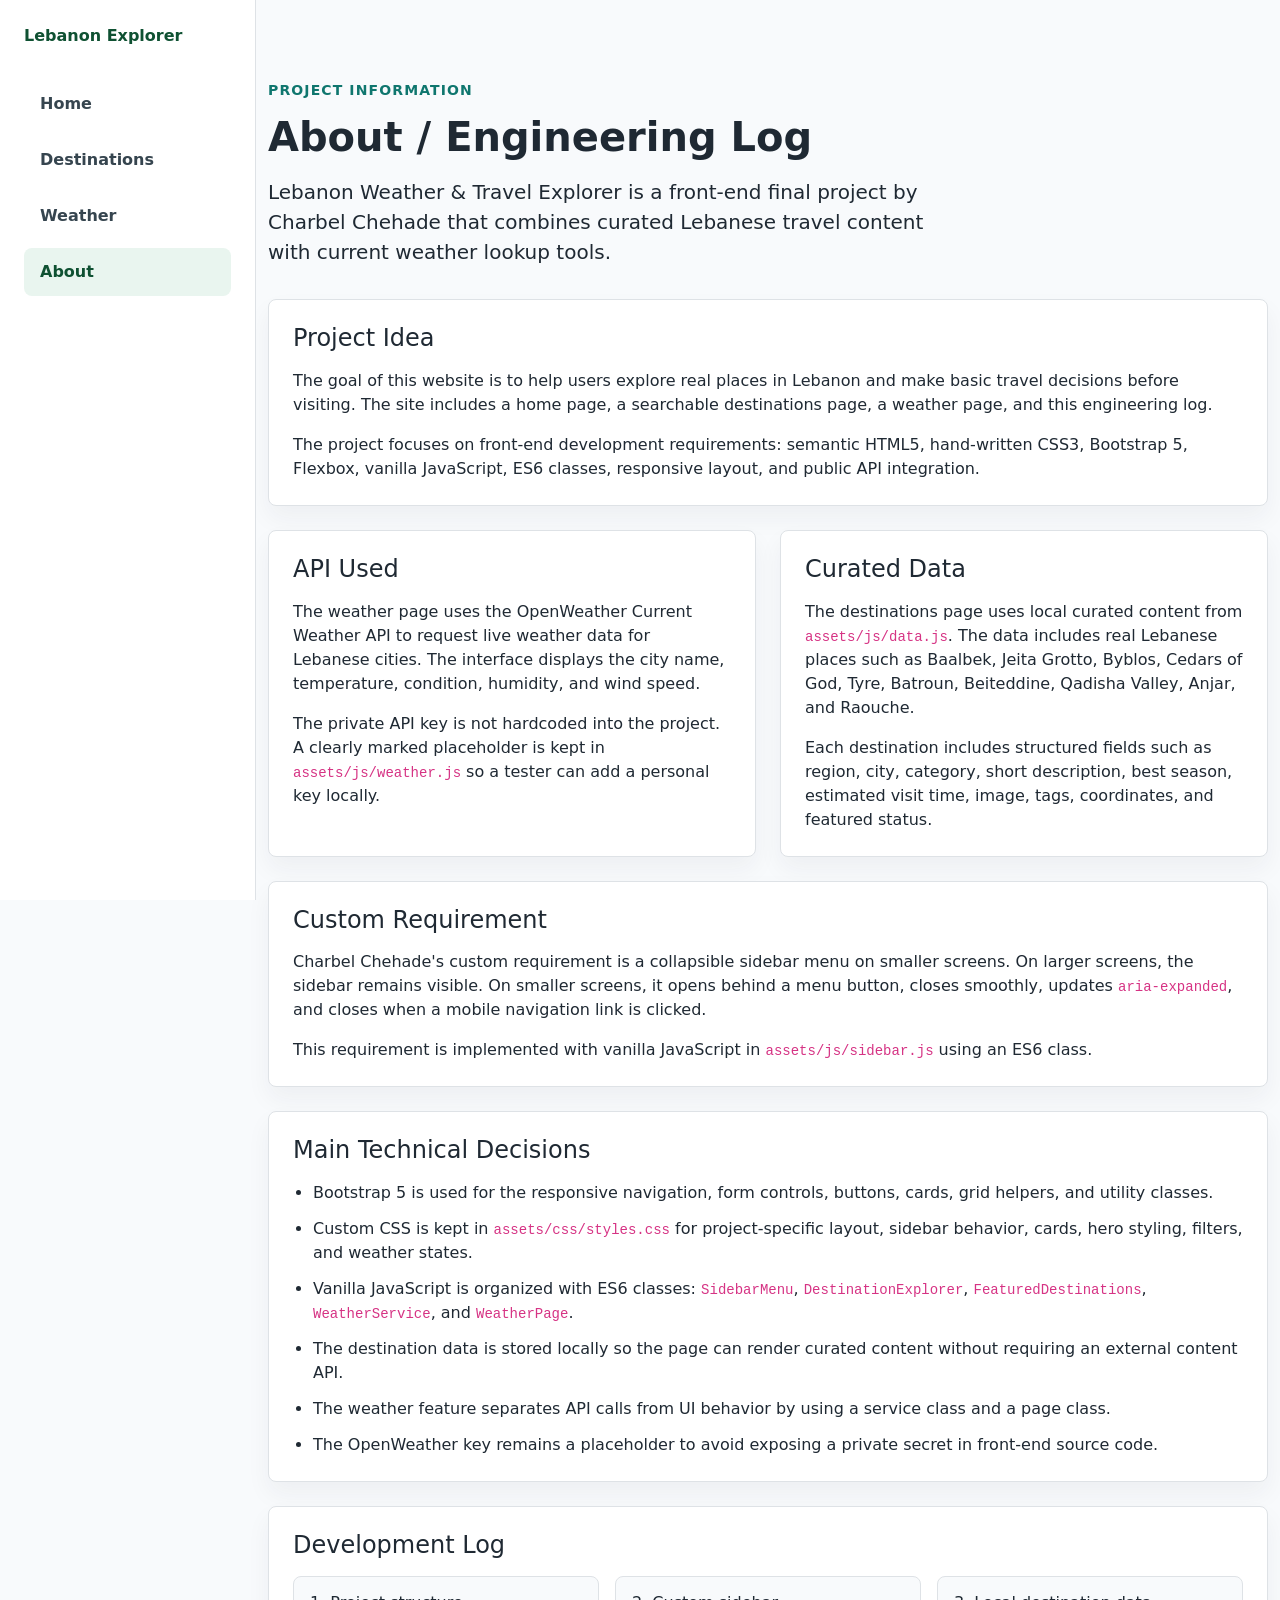
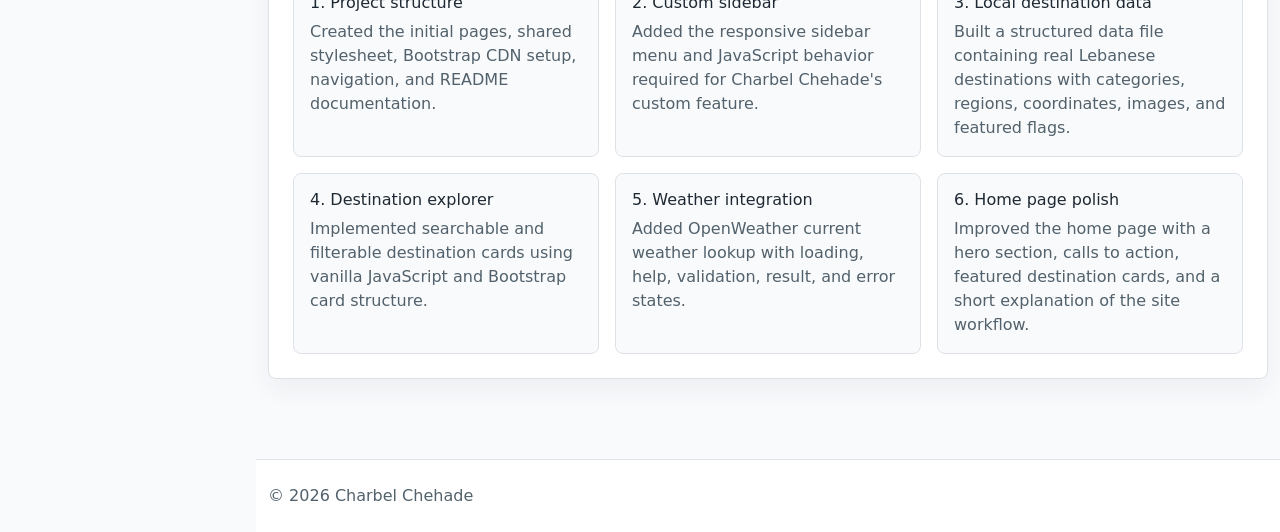
<file: about.html>
<!DOCTYPE html>
<html lang="en">
<head>
  <meta charset="UTF-8">
  <meta name="viewport" content="width=device-width, initial-scale=1.0">
  <meta name="description" content="About the Lebanon Weather & Travel Explorer project.">
  <title>Lebanon Weather & Travel Explorer | About</title>
  <link href="https://cdn.jsdelivr.net/npm/bootstrap@5.3.3/dist/css/bootstrap.min.css" rel="stylesheet">
  <link rel="stylesheet" href="assets/css/styles.css">
</head>
<body>
  <button class="sidebar-toggle" type="button" aria-controls="siteSidebar" aria-expanded="false" aria-label="Open sidebar menu" data-sidebar-toggle>
    <span class="sidebar-toggle-lines" aria-hidden="true"></span>
  </button>

  <div class="sidebar-overlay" data-sidebar-overlay></div>

  <aside class="site-sidebar" id="siteSidebar" aria-label="Sidebar navigation" data-sidebar>
    <a class="sidebar-title" href="index.html">Lebanon Explorer</a>
    <nav class="sidebar-nav" aria-label="Sidebar menu">
      <a class="sidebar-link" href="index.html">Home</a>
      <a class="sidebar-link" href="destinations.html">Destinations</a>
      <a class="sidebar-link" href="weather.html">Weather</a>
      <a class="sidebar-link active" aria-current="page" href="about.html">About</a>
    </nav>
  </aside>

  <main>
    <section class="page-section">
      <div class="container">
        <p class="section-label">Project Information</p>
        <h1>About / Engineering Log</h1>
        <p class="lead">Lebanon Weather & Travel Explorer is a front-end final project by Charbel Chehade that combines curated Lebanese travel content with current weather lookup tools.</p>

        <div class="about-content">
          <article class="about-panel">
            <h2>Project Idea</h2>
            <p>The goal of this website is to help users explore real places in Lebanon and make basic travel decisions before visiting. The site includes a home page, a searchable destinations page, a weather page, and this engineering log.</p>
            <p>The project focuses on front-end development requirements: semantic HTML5, hand-written CSS3, Bootstrap 5, Flexbox, vanilla JavaScript, ES6 classes, responsive layout, and public API integration.</p>
          </article>

          <div class="row g-4">
            <div class="col-lg-6">
              <article class="about-panel h-100">
                <h2>API Used</h2>
                <p>The weather page uses the OpenWeather Current Weather API to request live weather data for Lebanese cities. The interface displays the city name, temperature, condition, humidity, and wind speed.</p>
                <p>The private API key is not hardcoded into the project. A clearly marked placeholder is kept in <code>assets/js/weather.js</code> so a tester can add a personal key locally.</p>
              </article>
            </div>
            <div class="col-lg-6">
              <article class="about-panel h-100">
                <h2>Curated Data</h2>
                <p>The destinations page uses local curated content from <code>assets/js/data.js</code>. The data includes real Lebanese places such as Baalbek, Jeita Grotto, Byblos, Cedars of God, Tyre, Batroun, Beiteddine, Qadisha Valley, Anjar, and Raouche.</p>
                <p>Each destination includes structured fields such as region, city, category, short description, best season, estimated visit time, image, tags, coordinates, and featured status.</p>
              </article>
            </div>
          </div>

          <article class="about-panel">
            <h2>Custom Requirement</h2>
            <p>Charbel Chehade's custom requirement is a collapsible sidebar menu on smaller screens. On larger screens, the sidebar remains visible. On smaller screens, it opens behind a menu button, closes smoothly, updates <code>aria-expanded</code>, and closes when a mobile navigation link is clicked.</p>
            <p>This requirement is implemented with vanilla JavaScript in <code>assets/js/sidebar.js</code> using an ES6 class.</p>
          </article>

          <article class="about-panel">
            <h2>Main Technical Decisions</h2>
            <ul class="about-list">
              <li>Bootstrap 5 is used for the responsive navigation, form controls, buttons, cards, grid helpers, and utility classes.</li>
              <li>Custom CSS is kept in <code>assets/css/styles.css</code> for project-specific layout, sidebar behavior, cards, hero styling, filters, and weather states.</li>
              <li>Vanilla JavaScript is organized with ES6 classes: <code>SidebarMenu</code>, <code>DestinationExplorer</code>, <code>FeaturedDestinations</code>, <code>WeatherService</code>, and <code>WeatherPage</code>.</li>
              <li>The destination data is stored locally so the page can render curated content without requiring an external content API.</li>
              <li>The weather feature separates API calls from UI behavior by using a service class and a page class.</li>
              <li>The OpenWeather key remains a placeholder to avoid exposing a private secret in front-end source code.</li>
            </ul>
          </article>

          <section class="about-panel" aria-labelledby="developmentLogHeading">
            <h2 id="developmentLogHeading">Development Log</h2>
            <div class="development-log">
              <article>
                <h3>1. Project structure</h3>
                <p>Created the initial pages, shared stylesheet, Bootstrap CDN setup, navigation, and README documentation.</p>
              </article>
              <article>
                <h3>2. Custom sidebar</h3>
                <p>Added the responsive sidebar menu and JavaScript behavior required for Charbel Chehade's custom feature.</p>
              </article>
              <article>
                <h3>3. Local destination data</h3>
                <p>Built a structured data file containing real Lebanese destinations with categories, regions, coordinates, images, and featured flags.</p>
              </article>
              <article>
                <h3>4. Destination explorer</h3>
                <p>Implemented searchable and filterable destination cards using vanilla JavaScript and Bootstrap card structure.</p>
              </article>
              <article>
                <h3>5. Weather integration</h3>
                <p>Added OpenWeather current weather lookup with loading, help, validation, result, and error states.</p>
              </article>
              <article>
                <h3>6. Home page polish</h3>
                <p>Improved the home page with a hero section, calls to action, featured destination cards, and a short explanation of the site workflow.</p>
              </article>
            </div>
          </section>
        </div>
      </div>
    </section>
  </main>

  <footer class="site-footer">
    <div class="container">
      <p class="mb-0">&copy; 2026 Charbel Chehade</p>
    </div>
  </footer>

  <script src="https://cdn.jsdelivr.net/npm/bootstrap@5.3.3/dist/js/bootstrap.bundle.min.js"></script>
  <script src="assets/js/sidebar.js"></script>
</body>
</html>
</file>
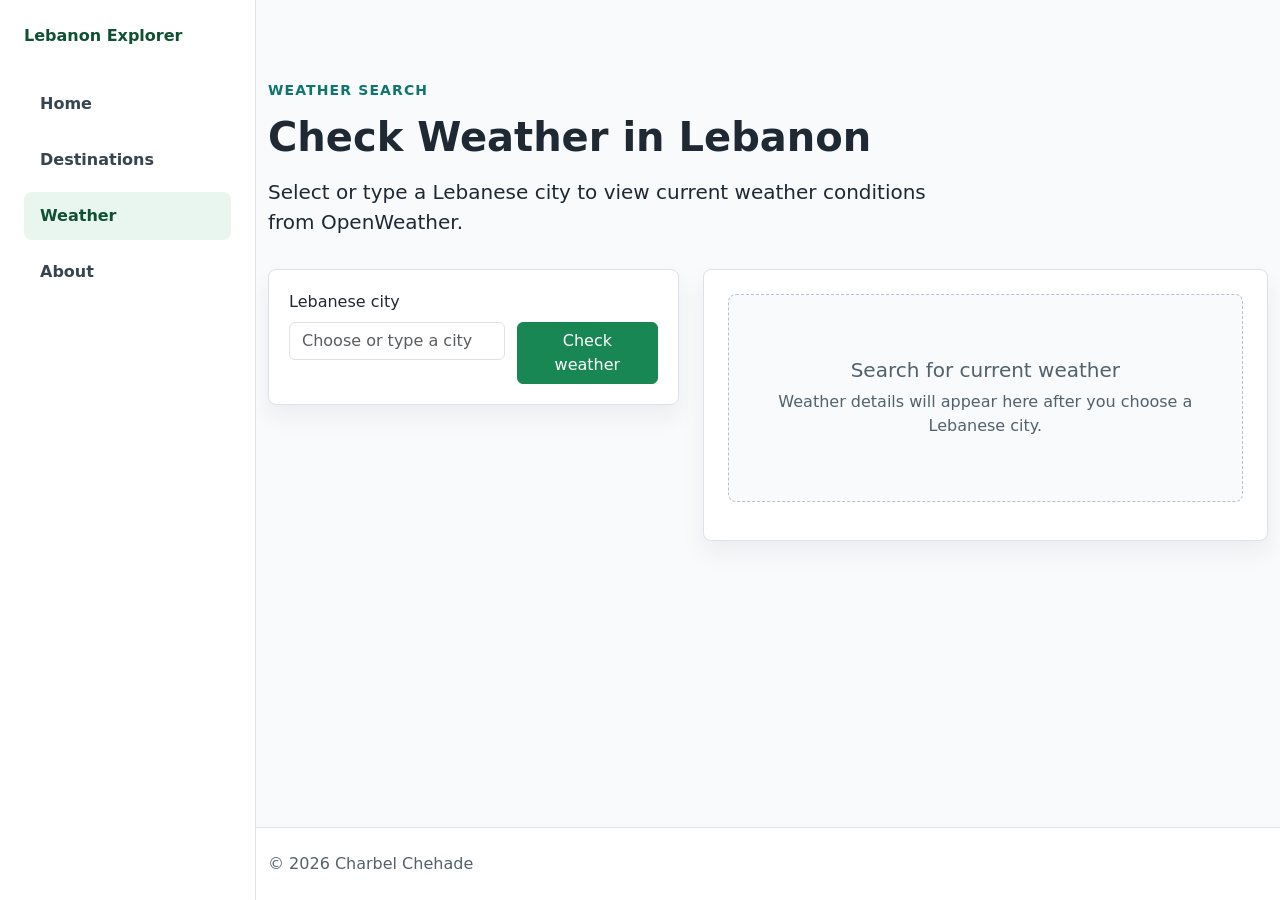
<file: weather.html>
<!DOCTYPE html>
<html lang="en">
<head>
  <meta charset="UTF-8">
  <meta name="viewport" content="width=device-width, initial-scale=1.0">
  <meta name="description" content="Lebanon weather search page.">
  <title>Lebanon Weather & Travel Explorer | Weather</title>
  <link href="https://cdn.jsdelivr.net/npm/bootstrap@5.3.3/dist/css/bootstrap.min.css" rel="stylesheet">
  <link rel="stylesheet" href="assets/css/styles.css">
</head>
<body>
  <button class="sidebar-toggle" type="button" aria-controls="siteSidebar" aria-expanded="false" aria-label="Open sidebar menu" data-sidebar-toggle>
    <span class="sidebar-toggle-lines" aria-hidden="true"></span>
  </button>

  <div class="sidebar-overlay" data-sidebar-overlay></div>

  <aside class="site-sidebar" id="siteSidebar" aria-label="Sidebar navigation" data-sidebar>
    <a class="sidebar-title" href="index.html">Lebanon Explorer</a>
    <nav class="sidebar-nav" aria-label="Sidebar menu">
      <a class="sidebar-link" href="index.html">Home</a>
      <a class="sidebar-link" href="destinations.html">Destinations</a>
      <a class="sidebar-link active" aria-current="page" href="weather.html">Weather</a>
      <a class="sidebar-link" href="about.html">About</a>
    </nav>
  </aside>

  <main>
    <section class="page-section">
      <div class="container">
        <p class="section-label">Weather Search</p>
        <h1>Check Weather in Lebanon</h1>
        <p class="lead">Select or type a Lebanese city to view current weather conditions from OpenWeather.</p>

        <div class="weather-layout">
          <form class="weather-search-panel" id="weatherForm">
            <label class="form-label" for="weatherCity">Lebanese city</label>
            <div class="weather-search-row">
              <div class="weather-autocomplete">
                <input class="form-control" type="text" id="weatherCity" placeholder="Choose or type a city" autocomplete="off" aria-autocomplete="list" aria-controls="weatherCitySuggestions" aria-expanded="false">
                <ul class="weather-suggestions" id="weatherCitySuggestions" role="listbox" hidden></ul>
              </div>
              <button class="btn btn-success" type="submit" id="weatherSubmit">Check weather</button>
            </div>
          </form>

          <div class="weather-display" aria-live="polite">
            <div class="weather-help-state" id="weatherHelpState">
              <h2 class="h5">Search for current weather</h2>
              <p class="mb-0">Weather details will appear here after you choose a Lebanese city.</p>
            </div>

            <div class="weather-loading" id="weatherLoading" hidden>
              <div class="spinner-border text-success" role="status">
                <span class="visually-hidden">Loading weather data...</span>
              </div>
              <p class="mb-0">Loading weather data...</p>
            </div>

            <div class="weather-error" id="weatherError" role="alert" hidden>
              <h2 class="h5">Weather search failed</h2>
              <p class="mb-0" id="weatherErrorMessage"></p>
            </div>

            <article class="weather-result-card" id="weatherResult" hidden>
              <p class="weather-result-label">Current Weather</p>
              <h2 id="weatherCityName">City</h2>
              <p class="weather-condition" id="weatherCondition">Condition</p>
              <p class="weather-temperature" id="weatherTemperature">0°C</p>
              <div class="weather-metrics">
                <div>
                  <span>Humidity</span>
                  <strong id="weatherHumidity">0%</strong>
                </div>
                <div>
                  <span>Wind speed</span>
                  <strong id="weatherWind">0 km/h</strong>
                </div>
              </div>
            </article>
          </div>
        </div>
      </div>
    </section>
  </main>

  <footer class="site-footer">
    <div class="container">
      <p class="mb-0">&copy; 2026 Charbel Chehade</p>
    </div>
  </footer>

  <script src="https://cdn.jsdelivr.net/npm/bootstrap@5.3.3/dist/js/bootstrap.bundle.min.js"></script>
  <script src="assets/js/sidebar.js"></script>
  <script src="assets/js/weather.js"></script>
</body>
</html>
</file>
<file: assets/css/styles.css>
body {
  min-height: 100vh;
  display: flex;
  flex-direction: column;
  color: #1f2933;
  background-color: #f8fafc;
}

main {
  flex: 1;
}

.sidebar-toggle {
  position: fixed;
  top: 1rem;
  left: 1rem;
  z-index: 1050;
  display: inline-flex;
  width: 2.75rem;
  height: 2.75rem;
  align-items: center;
  justify-content: center;
  padding: 0;
  background-color: #0f5132;
  border: 0;
  border-radius: 0.5rem;
  box-shadow: 0 0.75rem 1.5rem rgba(15, 81, 50, 0.2);
}

.sidebar-toggle-lines,
.sidebar-toggle-lines::before,
.sidebar-toggle-lines::after {
  display: block;
  width: 1.25rem;
  height: 0.125rem;
  background-color: #ffffff;
  border-radius: 999px;
}

.sidebar-toggle-lines {
  position: relative;
}

.sidebar-toggle-lines::before,
.sidebar-toggle-lines::after {
  position: absolute;
  left: 0;
  content: "";
}

.sidebar-toggle-lines::before {
  top: -0.4rem;
}

.sidebar-toggle-lines::after {
  top: 0.4rem;
}

.site-sidebar {
  position: fixed;
  top: 0;
  left: 0;
  z-index: 1040;
  width: 16rem;
  height: 100vh;
  padding: 1.5rem;
  background-color: #ffffff;
  border-right: 1px solid #dee2e6;
  box-shadow: 0.5rem 0 1.5rem rgba(31, 41, 51, 0.08);
  transform: translateX(-100%);
  transition: transform 0.25s ease;
}

.site-sidebar.is-open {
  transform: translateX(0);
}

.sidebar-title {
  display: inline-block;
  margin-bottom: 2rem;
  color: #0f5132;
  font-weight: 700;
  text-decoration: none;
}

.sidebar-nav {
  display: flex;
  flex-direction: column;
  gap: 0.5rem;
}

.sidebar-link {
  padding: 0.75rem 1rem;
  color: #36454f;
  font-weight: 600;
  text-decoration: none;
  border-radius: 0.5rem;
  transition: color 0.2s ease, background-color 0.2s ease;
}

.sidebar-link:hover,
.sidebar-link:focus,
.sidebar-link.active {
  color: #0f5132;
  background-color: #e9f5ef;
}

.sidebar-overlay {
  position: fixed;
  inset: 0;
  z-index: 1030;
  visibility: hidden;
  background-color: rgba(15, 23, 42, 0.4);
  opacity: 0;
  transition: opacity 0.25s ease, visibility 0.25s ease;
}

.sidebar-overlay.is-visible {
  visibility: visible;
  opacity: 1;
}

.page-section {
  padding: 5rem 0;
}

.section-label {
  margin-bottom: 0.75rem;
  color: #0f766e;
  font-size: 0.875rem;
  font-weight: 700;
  letter-spacing: 0.08em;
  text-transform: uppercase;
}

.page-section h1 {
  max-width: 48rem;
  font-weight: 700;
}

.page-section .lead {
  max-width: 42rem;
  margin-top: 1rem;
}

.home-hero {
  position: relative;
  display: flex;
  min-height: 34rem;
  align-items: center;
  padding: 5rem 0;
  color: #ffffff;
  background-image: linear-gradient(90deg, rgba(15, 23, 42, 0.82), rgba(15, 23, 42, 0.42)), url("https://upload.wikimedia.org/wikipedia/commons/thumb/3/3c/Byblos_Libanon_2003.JPG/1200px-Byblos_Libanon_2003.JPG");
  background-position: center;
  background-size: cover;
}

.home-hero .section-label {
  color: #a7f3d0;
}

.home-hero-content {
  max-width: 44rem;
}

.home-hero h1 {
  max-width: 42rem;
  font-size: 2.5rem;
  font-weight: 800;
  line-height: 1.05;
}

.home-hero .lead {
  max-width: 38rem;
  margin-top: 1rem;
  color: #e5eef5;
}

.home-hero-actions {
  display: flex;
  flex-wrap: wrap;
  gap: 1rem;
  margin-top: 2rem;
}

.section-heading-row {
  display: flex;
  flex-wrap: wrap;
  gap: 1rem;
  align-items: flex-end;
  justify-content: space-between;
  margin-bottom: 1.5rem;
}

.home-featured-grid {
  display: grid;
  grid-template-columns: repeat(auto-fit, minmax(16rem, 1fr));
  gap: 1.25rem;
}

.home-featured-card {
  overflow: hidden;
  border: 1px solid #dee2e6;
  border-radius: 0.5rem;
  box-shadow: 0 0.75rem 1.5rem rgba(31, 41, 51, 0.06);
}

.home-featured-image {
  width: 100%;
  height: 12rem;
  object-fit: cover;
}

.home-featured-category {
  margin-bottom: 0.5rem;
  color: #0f766e;
  font-size: 0.8125rem;
  font-weight: 700;
  text-transform: uppercase;
}

.home-featured-location {
  margin-bottom: 0.75rem;
  color: #52616b;
  font-weight: 600;
}

.how-it-works-section {
  padding: 5rem 0;
  background-color: #ffffff;
  border-top: 1px solid #dee2e6;
}

.how-it-works-grid {
  display: flex;
  flex-wrap: wrap;
  gap: 1.25rem;
  margin-top: 1.5rem;
}

.how-it-works-item {
  flex: 1 1 16rem;
  padding: 1.5rem;
  background-color: #f8fafc;
  border: 1px solid #dee2e6;
  border-radius: 0.5rem;
}

.how-it-works-number {
  display: inline-flex;
  width: 2.25rem;
  height: 2.25rem;
  align-items: center;
  justify-content: center;
  margin-bottom: 1rem;
  color: #ffffff;
  font-weight: 700;
  background-color: #0f5132;
  border-radius: 50%;
}

.how-it-works-item p {
  margin-bottom: 0;
  color: #52616b;
}

.destination-controls {
  display: flex;
  flex-wrap: wrap;
  gap: 1rem;
  align-items: flex-end;
  margin-top: 2rem;
  padding: 1rem;
  background-color: #ffffff;
  border: 1px solid #dee2e6;
  border-radius: 0.5rem;
}

.filter-field {
  flex: 1 1 14rem;
}

.reset-filters-button {
  flex: 0 0 auto;
}

.destination-results-summary {
  margin: 1.5rem 0 1rem;
  color: #52616b;
  font-weight: 600;
}

.destination-grid {
  display: grid;
  grid-template-columns: repeat(auto-fit, minmax(17rem, 1fr));
  gap: 1.25rem;
}

.destination-card {
  overflow: hidden;
  border: 1px solid #dee2e6;
  border-radius: 0.5rem;
  box-shadow: 0 0.75rem 1.5rem rgba(31, 41, 51, 0.06);
}

.destination-card-image {
  width: 100%;
  height: 12rem;
  object-fit: cover;
}

.destination-card-header,
.destination-meta,
.destination-tags {
  display: flex;
  flex-wrap: wrap;
  gap: 0.5rem;
  align-items: center;
}

.destination-card-header {
  justify-content: space-between;
  margin-bottom: 0.75rem;
}

.destination-category {
  color: #0f766e;
  font-size: 0.8125rem;
  font-weight: 700;
  text-transform: uppercase;
}

.destination-location {
  margin-bottom: 0.75rem;
  color: #52616b;
  font-weight: 600;
}

.destination-meta {
  justify-content: space-between;
  margin-top: 1rem;
  color: #36454f;
  font-size: 0.925rem;
  font-weight: 600;
}

.destination-tags {
  margin-top: 1rem;
}

.destination-tag {
  padding: 0.25rem 0.5rem;
  color: #0f5132;
  font-size: 0.8125rem;
  font-weight: 600;
  background-color: #e9f5ef;
  border-radius: 999px;
}

.destination-empty-state {
  margin-top: 1.5rem;
  padding: 2rem;
  text-align: center;
  background-color: #ffffff;
  border: 1px solid #dee2e6;
  border-radius: 0.5rem;
}

.weather-layout {
  display: flex;
  flex-wrap: wrap;
  gap: 1.5rem;
  align-items: flex-start;
  margin-top: 2rem;
}

.weather-search-panel,
.weather-display {
  background-color: #ffffff;
  border: 1px solid #dee2e6;
  border-radius: 0.5rem;
  box-shadow: 0 0.75rem 1.5rem rgba(31, 41, 51, 0.06);
}

.weather-search-panel {
  flex: 1 1 20rem;
  padding: 1.25rem;
}

.weather-search-row {
  display: flex;
  gap: 0.75rem;
}

.weather-autocomplete,
.weather-search-row .form-control {
  min-width: 0;
}

.weather-autocomplete {
  position: relative;
  flex: 1 1 auto;
}

.weather-suggestions {
  position: absolute;
  top: calc(100% + 0.25rem);
  right: 0;
  left: 0;
  z-index: 20;
  max-height: 14rem;
  padding: 0.35rem;
  margin: 0;
  overflow-y: auto;
  list-style: none;
  background-color: #ffffff;
  border: 1px solid #b6c2cf;
  border-radius: 0.5rem;
  box-shadow: 0 0.75rem 1.5rem rgba(31, 41, 51, 0.12);
}

.weather-suggestion {
  width: 100%;
  padding: 0.65rem 0.75rem;
  color: #1f2933;
  text-align: left;
  background-color: transparent;
  border: 0;
  border-radius: 0.375rem;
}

.weather-suggestion:hover,
.weather-suggestion.is-active {
  color: #0f5132;
  background-color: #e9f5ef;
}

.weather-display {
  flex: 2 1 24rem;
  min-height: 17rem;
  padding: 1.5rem;
}

.weather-help-state,
.weather-loading,
.weather-error {
  display: flex;
  min-height: 13rem;
  flex-direction: column;
  justify-content: center;
  padding: 1.5rem;
  text-align: center;
  border-radius: 0.5rem;
}

.weather-help-state {
  color: #52616b;
  background-color: #f8fafc;
  border: 1px dashed #b6c2cf;
}

.weather-loading {
  align-items: center;
  gap: 1rem;
  color: #36454f;
}

.weather-error {
  color: #842029;
  background-color: #f8d7da;
  border: 1px solid #f5c2c7;
}

.weather-result-card {
  padding: 1.5rem;
}

.weather-result-label {
  margin-bottom: 0.5rem;
  color: #0f766e;
  font-size: 0.875rem;
  font-weight: 700;
  letter-spacing: 0.08em;
  text-transform: uppercase;
}

.weather-condition {
  margin-bottom: 0.5rem;
  color: #52616b;
  font-weight: 600;
}

.weather-temperature {
  margin-bottom: 1.5rem;
  color: #0f5132;
  font-size: 3rem;
  font-weight: 700;
  line-height: 1;
}

.weather-metrics {
  display: flex;
  flex-wrap: wrap;
  gap: 1rem;
}

.weather-metrics div {
  flex: 1 1 9rem;
  padding: 1rem;
  background-color: #e9f5ef;
  border-radius: 0.5rem;
}

.weather-metrics span,
.weather-metrics strong {
  display: block;
}

.weather-metrics span {
  margin-bottom: 0.25rem;
  color: #52616b;
  font-size: 0.875rem;
  font-weight: 600;
}

.weather-metrics strong {
  color: #1f2933;
  font-size: 1.25rem;
}

.about-content {
  display: flex;
  flex-direction: column;
  gap: 1.5rem;
  margin-top: 2rem;
}

.about-panel {
  padding: 1.5rem;
  background-color: #ffffff;
  border: 1px solid #dee2e6;
  border-radius: 0.5rem;
  box-shadow: 0 0.75rem 1.5rem rgba(31, 41, 51, 0.05);
}

.about-panel h2 {
  margin-bottom: 1rem;
  font-size: 1.5rem;
}

.about-panel p:last-child,
.about-list {
  margin-bottom: 0;
}

.about-list {
  padding-left: 1.25rem;
}

.about-list li + li {
  margin-top: 0.75rem;
}

.development-log {
  display: grid;
  grid-template-columns: repeat(auto-fit, minmax(15rem, 1fr));
  gap: 1rem;
}

.development-log article {
  padding: 1rem;
  background-color: #f8fafc;
  border: 1px solid #dee2e6;
  border-radius: 0.5rem;
}

.development-log h3 {
  margin-bottom: 0.5rem;
  font-size: 1rem;
}

.development-log p {
  margin-bottom: 0;
  color: #52616b;
}

.site-footer {
  padding: 1.5rem 0;
  color: #52616b;
  background-color: #ffffff;
  border-top: 1px solid #dee2e6;
}

@media (max-width: 575.98px) {
  .page-section,
  .how-it-works-section {
    padding: 3rem 0;
  }

  .home-hero {
    min-height: 30rem;
    padding: 4rem 0;
  }

  .home-hero-actions .btn,
  .section-heading-row .btn {
    width: 100%;
  }

  .home-featured-grid,
  .destination-grid,
  .development-log {
    grid-template-columns: 1fr;
  }

  .destination-controls {
    align-items: stretch;
  }

  .reset-filters-button {
    width: 100%;
  }

  .weather-search-row {
    flex-direction: column;
  }

  .weather-display,
  .weather-search-panel,
  .about-panel {
    padding: 1rem;
  }
}

@media (min-width: 992px) {
  body {
    padding-left: 16rem;
  }

  .home-hero h1 {
    font-size: 4rem;
  }

  .site-sidebar {
    transform: translateX(0);
    box-shadow: none;
  }

  .sidebar-toggle,
  .sidebar-overlay {
    display: none;
  }
}
</file>
